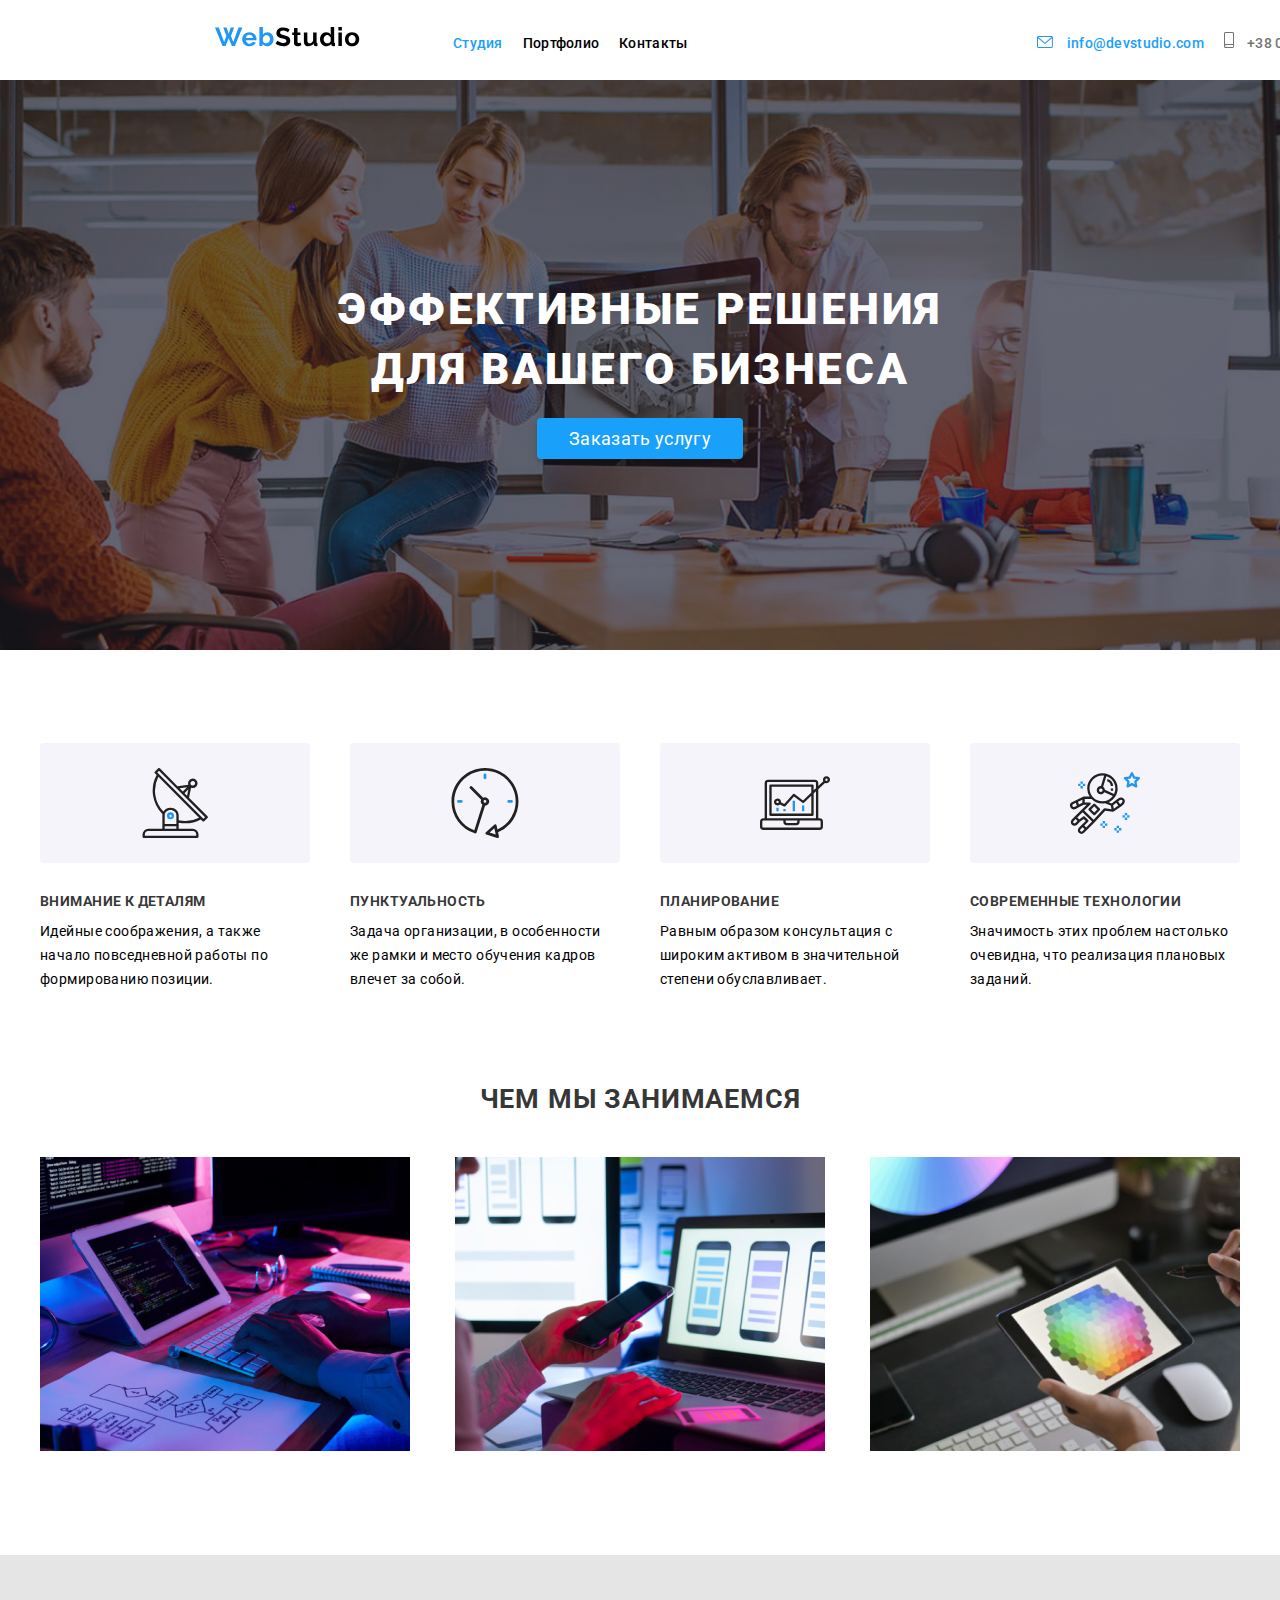
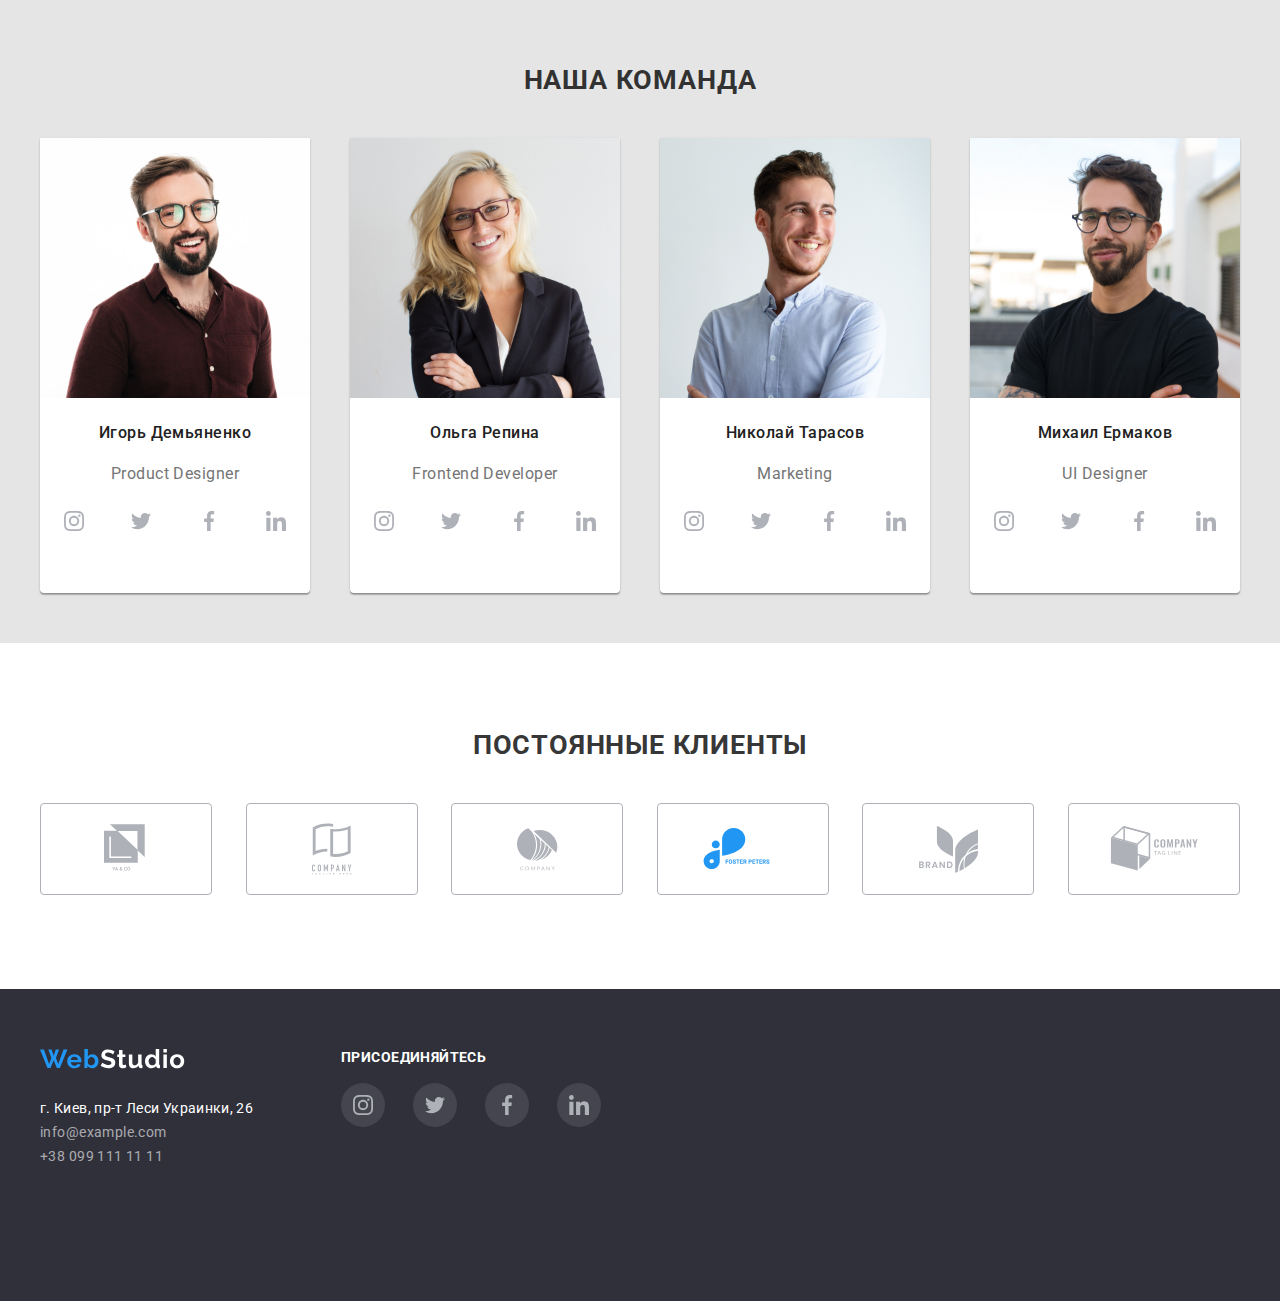
<file: index.html>
<!DOCTYPE html>
<html lang="en">
  <head>
    <meta charset="UTF-8" />
    <meta name="viewport" content="width=device-width, initial-scale=1.0" />
    <title>Document</title>
    <link
      href="https://fonts.googleapis.com/css2?family=Raleway:wght@700&family=Roboto:wght@400;500;700;900&display=swap"
      rel="stylesheet"
    />
    <link
      rel="stylesheet"
      href="https://cdnjs.cloudflare.com/ajax/libs/modern-normalize/1.0.0/modern-normalize.min.css"
      integrity="sha512-ISS7cAi1PEhQ8jnbJpJZMd29NlhNj4AWYyLOSp2CE/CsHxTCu+r+t0D2yoJudVrd0/8fTVPUVDzY5Tvli75u/g=="
      crossorigin="anonymous"
    />

    <link rel="stylesheet" href="./CSS/index.css" />
  </head>

  <body>
    <div class="content-header">
      <header class="page-header">
        <nav>
          <a href="./index.html" class="logo">
            <img src="./Images/WebStudio.svg" alt="" />
          </a>

          <div class="site-nav">
            <ul>
              <li>
                <a href="" class="current-link" style="text-decoration: none"
                  >Студия</a
                >
              </li>
              <li>
                <a
                  href="./portfolio.html"
                  class="link"
                  style="text-decoration: none"
                  >Портфолио</a
                >
              </li>
              <li>
                <a href="" class="link" style="text-decoration: none"
                  >Контакты</a
                >
              </li>
            </ul>
          </div>
          <div class="list">
            <ul>
              <li>
                <a
                  href="mailto:info@devstudio.com"
                  class="current-link"
                  style="text-decoration: none"
                >
                  <svg class="icon-mail">
                    <use xlink:href="./Images/icons/sprite.svg#icon-mail"></use>
                  </svg>
                  <span>info@devstudio.com</span></a
                >
              </li>
              <li>
                <a
                  href="tel:+"
                  class="link-telephone"
                  style="text-decoration: none"
                >
                  <svg class="icon-telephone">
                    <use
                      xlink:href="./Images/icons/sprite.svg#icon-telephone"
                    ></use>
                  </svg>

                  <span>+38 096 111 11 11</span></a
                >
              </li>
            </ul>
          </div>
        </nav>
      </header>
    </div>

    <section class="hero">
      <h1 class="hero-title">
        Эффективные решения<br />
        для вашего бизнеса
      </h1>
      <div class="button-wrap">
        <a href="" class="button-primary">Заказать услугу</a>
      </div>
    </section>

    <main>
      <div class="feature">
        <section class="feature-section">
          <ul class="feature-list">
            <li class="feature-item">
              <div class="feature-item-container">
                <svg class="icon">
                  <use
                    xlink:href="./Images/icons/sprite.svg#icon-satellite"
                  ></use>
                </svg>
              </div>
              <h3 class="title">Внимание к деталям</h3>
              <p class="text">
                Идейные соображения, а также начало повседневной работы по
                формированию позиции.
              </p>
            </li>

            <li class="feature-item">
              <div class="feature-item-container">
                <svg class="icon">
                  <use xlink:href="./Images/icons/sprite.svg#icon-clock"></use>
                </svg>
              </div>
              <h3 class="title">Пунктуальность</h3>
              <p class="text">
                Задача организации, в особенности же рамки и место обучения
                кадров влечет за собой.
              </p>
            </li>
            <li class="feature-item">
              <div class="feature-item-container">
                <svg class="icon">
                  <use
                    xlink:href="./Images/icons/sprite.svg#icon-computer"
                  ></use>
                </svg>
              </div>
              <h3 class="title">Планирование</h3>
              <p class="text">
                Равным образом консультация с широким активом в значительной
                степени обуславливает.
              </p>
            </li>
            <li class="feature-item">
              <div class="feature-item-container">
                <svg class="icon">
                  <use
                    xlink:href="./Images/icons/sprite.svg#icon-astronaut"
                  ></use>
                </svg>
              </div>
              <h3 class="title">Современные технологии</h3>
              <p class="text">
                Значимость этих проблем настолько очевидна, что реализация
                плановых заданий.
              </p>
            </li>
          </ul>
        </section>
      </div>

      <div class="whatwedo">
        <section>
          <h2 class="section-title">Чем мы занимаемся</h2>
          <div class="images">
            <ul>
              <li>
                <img src="./Images/typing.jpg" alt="typing" />
              </li>
              <li>
                <img src="./Images/telephone.jpg" alt="telephone" />
              </li>
              <li>
                <img src="./Images/hexagone.jpg" alt="hexagone" />
              </li>
            </ul>
          </div>
        </section>
      </div>
      <section>
        <div class="section-pros">
          <h2>Наша команда</h2>
          <ul class="pros">
            <li class="igor">
              <img
                src="./Images/ИгорьДемьяненко.jpg"
                alt="Игорь Демьяненко"
                width="270"
              />
              <h4>Игорь Демьяненко</h4>
              <p>Product Designer</p>
              <ul class="social-icon-list">
                <li class="social-icon-item">
                  <a class="social-icon-link" href="https://instagram.com/">
                    <svg class="icon-social">
                      <use
                        xlink:href="./Images/icons/sprite.svg#icon-instagram"
                      ></use>
                    </svg>
                  </a>
                </li>

                <li class="social-icon-item">
                  <a class="social-icon-link" href="https://twitter.com/">
                    <svg class="icon-social">
                      <use
                        xlink:href="./Images/icons/sprite.svg#icon-twitter"
                      ></use>
                    </svg>
                  </a>
                </li>

                <li class="social-icon-item">
                  <a class="social-icon-link" href="https://facebook.com/">
                    <svg class="icon-social">
                      <use
                        xlink:href="./Images/icons/sprite.svg#icon-facebook"
                      ></use>
                    </svg>
                  </a>
                </li>

                <li class="social-icon-item">
                  <a class="social-icon-link" href="https://linkedin.com/">
                    <svg class="icon-social">
                      <use
                        xlink:href="./Images/icons/sprite.svg#icon-linkedin"
                      ></use>
                    </svg>
                  </a>
                </li>
              </ul>
            </li>

            <li class="olga">
              <img
                src="./Images/ОльгаРепина.jpg"
                alt="Ольга Репина"
                width="270"
              />
              <h4>Ольга Репина</h4>
              <p>Frontend Developer</p>
              <ul class="social-icon-list">
                <li class="social-icon-item">
                  <a class="social-icon-link" href="https://instagram.com/">
                    <svg class="icon-social">
                      <use
                        xlink:href="./Images/icons/sprite.svg#icon-instagram"
                      ></use>
                    </svg>
                  </a>
                </li>

                <li class="social-icon-item">
                  <a class="social-icon-link" href="https://twitter.com/">
                    <svg class="icon-social">
                      <use
                        xlink:href="./Images/icons/sprite.svg#icon-twitter"
                      ></use>
                    </svg>
                  </a>
                </li>

                <li class="social-icon-item">
                  <a class="social-icon-link" href="https://facebook.com/">
                    <svg class="icon-social">
                      <use
                        xlink:href="./Images/icons/sprite.svg#icon-facebook"
                      ></use>
                    </svg>
                  </a>
                </li>

                <li class="social-icon-item">
                  <a class="social-icon-link" href="https://linkedin.com/">
                    <svg class="icon-social">
                      <use
                        xlink:href="./Images/icons/sprite.svg#icon-linkedin"
                      ></use>
                    </svg>
                  </a>
                </li>
              </ul>
            </li>

            <li class="nicolay">
              <img
                src="./Images/НиколайТарасов.jpg"
                alt="Николай Тарасов"
                width="270"
              />
              <h4>Николай Тарасов</h4>
              <p>Marketing</p>
              <ul class="social-icon-list">
                <li class="social-icon-item">
                  <a class="social-icon-link" href="https://instagram.com/">
                    <svg class="icon-social">
                      <use
                        xlink:href="./Images/icons/sprite.svg#icon-instagram"
                      ></use>
                    </svg>
                  </a>
                </li>

                <li class="social-icon-item">
                  <a class="social-icon-link" href="https://twitter.com/">
                    <svg class="icon-social">
                      <use
                        xlink:href="./Images/icons/sprite.svg#icon-twitter"
                      ></use>
                    </svg>
                  </a>
                </li>

                <li class="social-icon-item">
                  <a class="social-icon-link" href="https://facebook.com/">
                    <svg class="icon-social">
                      <use
                        xlink:href="./Images/icons/sprite.svg#icon-facebook"
                      ></use>
                    </svg>
                  </a>
                </li>

                <li class="social-icon-item">
                  <a class="social-icon-link" href="https://linkedin.com/">
                    <svg class="icon-social">
                      <use
                        xlink:href="./Images/icons/sprite.svg#icon-linkedin"
                      ></use>
                    </svg>
                  </a>
                </li>
              </ul>
            </li>

            <li class="mihail">
              <img
                src="./Images/МихаилЕрмаков.jpg"
                alt="Михаил Ермаков"
                width="270"
              />
              <h4>Михаил Ермаков</h4>
              <p>UI Designer</p>
              <ul class="social-icon-list">
                <li class="social-icon-item">
                  <a class="social-icon-link" href="https://instagram.com/">
                    <svg class="icon-social">
                      <use
                        xlink:href="./Images/icons/sprite.svg#icon-instagram"
                      ></use>
                    </svg>
                  </a>
                </li>

                <li class="social-icon-item">
                  <a class="social-icon-link" href="https://twitter.com/">
                    <svg class="icon-social">
                      <use
                        xlink:href="./Images/icons/sprite.svg#icon-twitter"
                      ></use>
                    </svg>
                  </a>
                </li>

                <li class="social-icon-item">
                  <a class="social-icon-link" href="https://facebook.com/">
                    <svg class="icon-social">
                      <use
                        xlink:href="./Images/icons/sprite.svg#icon-facebook"
                      ></use>
                    </svg>
                  </a>
                </li>

                <li class="social-icon-item">
                  <a class="social-icon-link" href="https://linkedin.com/">
                    <svg class="icon-social">
                      <use
                        xlink:href="./Images/icons/sprite.svg#icon-linkedin"
                      ></use>
                    </svg>
                  </a>
                </li>
              </ul>
            </li>
          </ul>
        </div>
      </section>
      <div class="customers">
        <section class="customers-section">
          <h2 class="customers-title">Постоянные клиенты</h2>
          <ul class="customers-list">
            <li class="customers-item">
              <a class="customers-link" href=""
                ><div class="customers-container">
                  <svg class="icon-customers">
                    <use
                      xlink:href="./Images/icons/sprite.svg#icon-logo1"
                    ></use>
                  </svg>
                </div>
              </a>
            </li>

            <li class="customers-item">
              <a class="customers-link" href="">
                <div class="customers-container">
                  <svg class="icon-customers2">
                    <use
                      xlink:href="./Images/icons/sprite.svg#icon-logo2"
                    ></use>
                  </svg>
                </div>
              </a>
            </li>

            <li class="customers-item">
              <a class="customers-link" href="">
                <div class="customers-container">
                  <svg class="icon-customers3">
                    <use
                      xlink:href="./Images/icons/sprite.svg#icon-logo3"
                    ></use>
                  </svg>
                </div>
              </a>
            </li>

            <li class="customers-item">
              <a class="customers-link" href="">
                <div class="customers-container">
                  <svg class="icon-customers4">
                    <use
                      xlink:href="./Images/icons/sprite.svg#icon-logo4"
                    ></use>
                  </svg>
                </div>
              </a>
            </li>

            <li class="customers-item">
              <a class="customers-link" href="">
                <div class="customers-container">
                  <svg class="icon-customers5">
                    <use
                      xlink:href="./Images/icons/sprite.svg#icon-logo5"
                    ></use>
                  </svg>
                </div>
              </a>
            </li>

            <li class="customers-item">
              <a class="customers-link" href="">
                <div class="customers-container">
                  <svg class="icon-customers6">
                    <use
                      xlink:href="./Images/icons/sprite.svg#icon-logo6"
                    ></use>
                  </svg>
                </div>
              </a>
            </li>
          </ul>
        </section>
      </div>
    </main>

    <div class="content-footer">
      <footer class="bottom">
        <div class="total-box">
          <div class="bottom-content">
            <a href="/">
              <img src="./Images/Logofooter.svg" alt="" />
            </a>
            <address class="address">г. Киев, пр-т Леси Украинки, 26</address>
            <a href="mailto:" class="info">info@example.com</a>
            <br />

            <a href="tel:+" class="info">+38 099 111 11 11</a>
          </div>

          <div class="footer-links">
            <h3 class="footer-links-title">присоединяйтесь</h3>
            <ul class="social-icon-list">
              <li class="social-icon-item">
                <a class="social-icon-link" href="https://instagram.com/">
                  <svg class="icon-social">
                    <use
                      xlink:href="./Images/icons/sprite.svg#icon-instagram"
                    ></use>
                  </svg>
                </a>
              </li>

              <li class="social-icon-item">
                <a class="social-icon-link" href="https://twitter.com/">
                  <svg class="icon-social">
                    <use
                      xlink:href="./Images/icons/sprite.svg#icon-twitter"
                    ></use>
                  </svg>
                </a>
              </li>

              <li class="social-icon-item">
                <a class="social-icon-link" href="https://facebook.com/">
                  <svg class="icon-social">
                    <use
                      xlink:href="./Images/icons/sprite.svg#icon-facebook"
                    ></use>
                  </svg>
                </a>
              </li>

              <li class="social-icon-item">
                <a class="social-icon-link" href="https://linkedin.com/">
                  <svg class="icon-social">
                    <use
                      xlink:href="./Images/icons/sprite.svg#icon-linkedin"
                    ></use>
                  </svg>
                </a>
              </li>
            </ul>
          </div>
        </div>
      </footer>
    </div>
  </body>
</html>
</file>
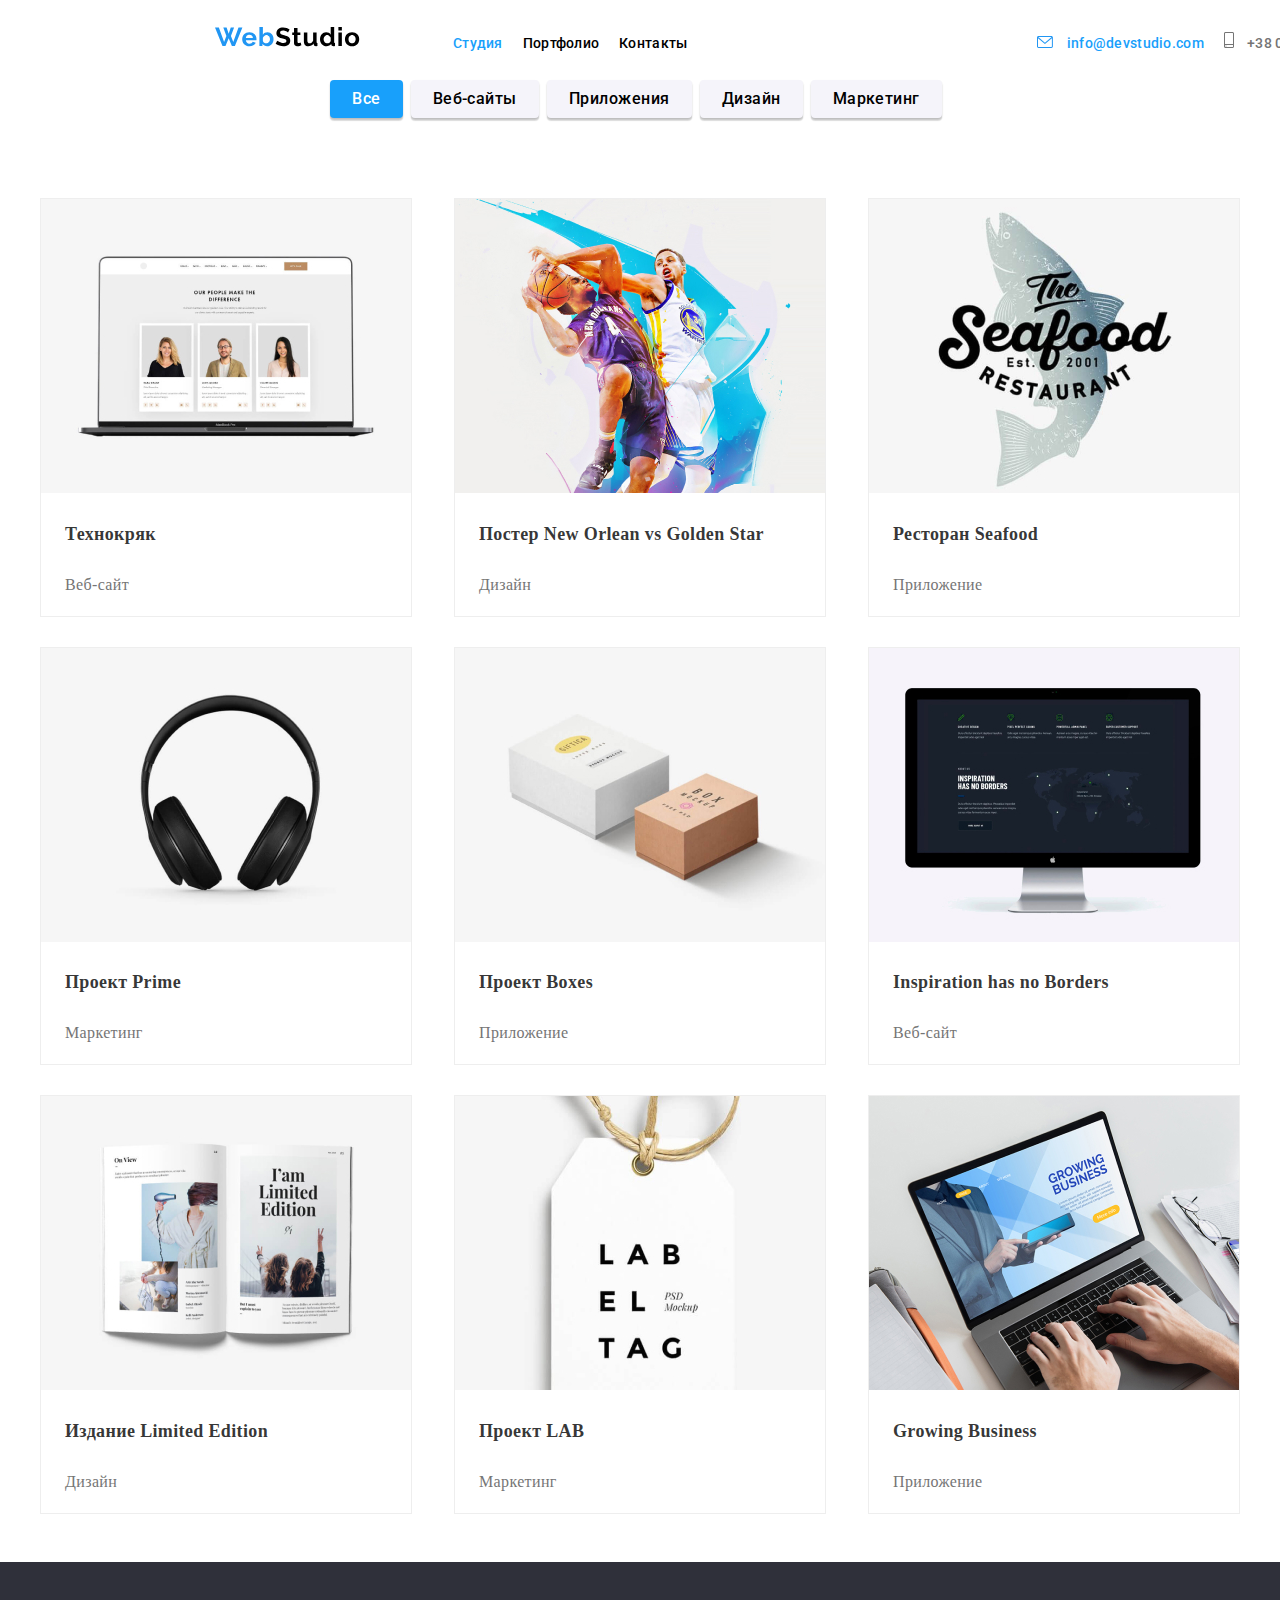
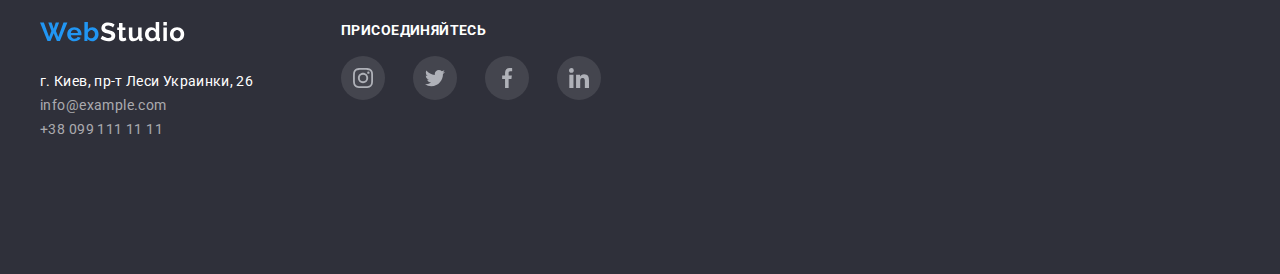
<file: portfolio.html>
<!DOCTYPE html>
<html lang="en">
  <head>
    <meta charset="UTF-8" />
    <meta name="viewport" content="width=device-width, initial-scale=1.0" />
    <title>Portfolio</title>
    <link
      href="https://fonts.googleapis.com/css2?family=Raleway:wght@700&family=Roboto:wght@400;500;700;900&display=swap"
      rel="stylesheet"
    />

    <link rel="stylesheet" href="./CSS/index.css" />
  </head>

  <body>
    <div class="content-header">
      <header class="page-header">
        <nav>
          <a href="./index.html" class="logo">
            <img src="./Images/WebStudio.svg" alt="" />
          </a>

          <div class="site-nav">
            <ul>
              <li>
                <a href="" class="current-link" style="text-decoration: none"
                  >Студия</a
                >
              </li>
              <li>
                <a
                  href="./portfolio.html"
                  class="link"
                  style="text-decoration: none"
                  >Портфолио</a
                >
              </li>
              <li>
                <a href="" class="link" style="text-decoration: none"
                  >Контакты</a
                >
              </li>
            </ul>
          </div>
          <div class="list">
            <ul>
              <li>
                <a
                  href="mailto:info@devstudio.com"
                  class="current-link"
                  style="text-decoration: none"
                >
                  <svg class="icon-mail">
                    <use xlink:href="./Images/icons/sprite.svg#icon-mail"></use>
                  </svg>
                  <span>info@devstudio.com</span></a
                >
              </li>
              <li>
                <a
                  href="tel:+"
                  class="link-telephone"
                  style="text-decoration: none"
                >
                  <svg class="icon-telephone">
                    <use
                      xlink:href="./Images/icons/sprite.svg#icon-telephone"
                    ></use>
                  </svg>

                  <span>+38 096 111 11 11</span></a
                >
              </li>
            </ul>
          </div>
        </nav>
      </header>
    </div>

    <main>
      <div class="portfolio-main">
        <div class="buttons">
          <a href="" class="button primary" style="text-decoration: none"
            >Все</a
          >
          <a href="" class="button secondary" style="text-decoration: none"
            >Веб-сайты</a
          >
          <a href="" class="button secondary" style="text-decoration: none"
            >Приложения</a
          >
          <a href="" class="button secondary" style="text-decoration: none"
            >Дизайн</a
          >
          <a href="" class="button secondary" style="text-decoration: none"
            >Маркетинг</a
          >
        </div>

        <ul>
          <li>
            <img src="./Images/computer.jpg" alt="" />
            <p class="name">Технокряк</p>
            <p class="category">Веб-сайт</p>
          </li>

          <li>
            <img src="./Images/basketball.jpg" alt="" />
            <p class="name">Постер New Orlean vs Golden Star</p>
            <p class="category">Дизайн</p>
          </li>

          <li>
            <img src="./Images/seafood.jpg" alt="" />
            <p class="name">Ресторан Seafood</p>
            <p class="category">Приложение</p>
          </li>

          <li>
            <img src="./Images/headphones.jpg" alt="" />
            <p class="name">Проект Prime</p>
            <p class="category">Маркетинг</p>
          </li>

          <li>
            <img src="./Images/boxes.jpg" alt="" />
            <p class="name">Проект Boxes</p>
            <p class="category">Приложение</p>
          </li>

          <li>
            <img src="./Images/inspiration.jpg" alt="" />
            <p class="name">Inspiration has no Borders</p>
            <p class="category">Веб-сайт</p>
          </li>

          <li>
            <img src="./Images/book.jpg" alt="" />
            <p class="name">Издание Limited Edition</p>
            <p class="category">Дизайн</p>
          </li>

          <li>
            <img src="./Images/tag.jpg" alt="" />
            <p class="name">Проект LAB</p>
            <p class="category">Маркетинг</p>
          </li>

          <li>
            <img src="./Images/growingbusiness.jpg" alt="" />
            <p class="name">Growing Business</p>
            <p class="category">Приложение</p>
          </li>
        </ul>
      </div>
    </main>

    <div class="content-footer">
      <footer class="bottom">
        <div class="total-box">
          <div class="bottom-content">
            <a href="/">
              <img src="./Images/Logofooter.svg" alt="" />
            </a>
            <address class="address">г. Киев, пр-т Леси Украинки, 26</address>
            <a href="mailto:" class="info">info@example.com</a>
            <br />

            <a href="tel:+" class="info">+38 099 111 11 11</a>
          </div>

          <div class="footer-links">
            <h3 class="footer-links-title">присоединяйтесь</h3>
            <ul class="social-icon-list">
              <li class="social-icon-item">
                <a class="social-icon-link" href="https://instagram.com/">
                  <svg class="icon-social">
                    <use
                      xlink:href="./Images/icons/sprite.svg#icon-instagram"
                    ></use>
                  </svg>
                </a>
              </li>

              <li class="social-icon-item">
                <a class="social-icon-link" href="https://twitter.com/">
                  <svg class="icon-social">
                    <use
                      xlink:href="./Images/icons/sprite.svg#icon-twitter"
                    ></use>
                  </svg>
                </a>
              </li>

              <li class="social-icon-item">
                <a class="social-icon-link" href="https://facebook.com/">
                  <svg class="icon-social">
                    <use
                      xlink:href="./Images/icons/sprite.svg#icon-facebook"
                    ></use>
                  </svg>
                </a>
              </li>

              <li class="social-icon-item">
                <a class="social-icon-link" href="https://linkedin.com/">
                  <svg class="icon-social">
                    <use
                      xlink:href="./Images/icons/sprite.svg#icon-linkedin"
                    ></use>
                  </svg>
                </a>
              </li>
            </ul>
          </div>
        </div>
      </footer>
    </div>
  </body>
</html>
</file>
<file: CSS/index.css>
:root {
  --primary-text-color: rgba(0, 0, 0, 0.8);
  --title-text-color: #000000;
  --primary-white-color: #ffffff;
  --primary-category-color: #757575;
  --accent-color: #18a0fb;
  --secondary-accent-color: #2196f3;
  --secondary-background-color: #f5f4fa;
}

body {
  background-color: #ffffff;
  color: var(--primary-text-color);
  font-family: Roboto;
  letter-spacing: 0.02em;
  font-size: 18px;
  line-height: 1.14;
  margin: 0px;
}

main {
  width: 100%;
  margin-bottom: 0;
}
nav {
  width: 100%;
}
.container.page-header.footer {
  display: flex;
  flex-direction: column;
  flex-wrap: wrap-reverse;
  margin-left: 215px;
  margin-right: 215px;
}

.content-header {
  width: 1600px;
  margin: 0 auto;
}

.page-header {
  margin-left: 215px;
  margin-right: 215px;
  display: flex;
  flex-direction: row;
  justify-content: flex-start;
  align-items: flex-start;
  text-decoration: none;
  text-align: center;
}

.icon-mail .icon-telephone {
  margin-right: 10px;
}

nav {
  display: inline-flex;
  height: 80px;
}

.site-nav {
  margin-top: 32px;
  margin-bottom: 32px;
}

.site-nav ul {
  flex-direction: row;
  list-style: none;
  display: inline-flex;
  justify-content: center;
  margin-right: 330px;
  margin-left: 93px;
  margin-top: -10px;
}
.site-nav ul a {
  margin-right: 20px;
}
.list {
  margin-top: 32px;
  margin-bottom: 32px;
}

.list ul {
  flex-direction: row;
  list-style: none;
  display: -webkit-inline-box;
  justify-content: flex-end;
  margin-top: -10px;
}
.list ul a {
  margin-right: 20px;
}
.logo {
  font-size: 26px;
  margin-top: 24px;
  margin-bottom: 25px;
}

.current-link {
  color: var(--accent-color);
  font-family: Roboto;
  font-style: normal;
  font-weight: 500;
  font-size: 14px;
  line-height: 16px;
  letter-spacing: 0.02em;
}

.link {
  color: var(--title-text-color);
  font-family: Roboto;
  font-style: normal;
  font-weight: 500;
  font-size: 14px;
  line-height: 16px;
  letter-spacing: 0.02em;
}

.link-telephone {
  color: var(--primary-category-color);
  font-family: Roboto;
  font-style: normal;
  font-weight: 500;
  font-size: 14px;
  line-height: 16px;
  letter-spacing: 0.02em;
}

.hero {
  background: #c4c4c4;
  background-image: linear-gradient(
      rgba(47, 48, 58, 0.4),
      rgba(47, 48, 58, 0.4)
    ),
    url(../Images/heroimg.jpg);

  padding-bottom: 200px;
  padding-top: 0;
  background-repeat: no-repeat;
  background-size: cover;
  background-position: center;
}

.hero-title {
  color: var(--primary-white-color);
  padding-top: 200px;
  font-weight: 900;
  font-size: 44px;
  line-height: 136%;
  text-align: center;
  letter-spacing: 0.06em;
  text-transform: uppercase;
  margin-top: 0;
}

.button-primary {
  color: var(--primary-white-color);
  background-color: var(--accent-color);
  border-color: var(--accent-color);
  text-align: center;

  box-shadow: 0px 4px 4px rgba(0, 0, 0, 0.15);
  border-radius: 4px;
  padding: 10px 32px 10px 32px;
  text-decoration: none;
}
.button-wrap {
  text-align: center;
}
.whatwedo {
  margin: auto;
  width: 1200px;
}
.whatwedo li {
  list-style: none;
}

.feature {
  width: 1200px;
  margin: auto;
}
.feature-list {
  display: flex;
  flex-direction: row;
  flex-wrap: nowrap;
  justify-content: space-between;
  list-style: none;
}
.feature-item {
  width: 270px;
}

.feature-item-container {
  height: 120px;
  width: 270px;
  background: var(--secondary-background-color);
  border-radius: 4px;
  justify-content: center;
  align-items: center;
}

.item {
  margin-left: 100px;
  margin-right: 100px;
  margin-top: 25px;
  margin-bottom: 25px;
}

.feature-list {
  margin-top: 93px;
  display: flex;
  text-align: left;
}

ul {
  padding-left: 0;
}
.title {
  font-weight: bold;
  font-size: 14px;
  line-height: 16px;
  letter-spacing: 0.03em;
  text-transform: uppercase;
  margin-bottom: 10px;
  margin-top: 30px;
}
.text {
  color: var(--title-text-color);

  line-height: 1.14;
  text-align: left;
  list-style: none;
  margin: auto;
  font-family: Roboto;
  font-style: normal;
  font-weight: normal;
  font-size: 14px;
  line-height: 24px;
  /* or 171% */
  letter-spacing: 0.03em;
}
.team {
  text-align: center;
}
.images ul {
  display: flex;
  flex-direction: row;
  flex-wrap: nowrap;
  justify-content: space-between;
  margin-bottom: 100px;
  margin-top: 50px;
}

.bottom-content {
  float: left;
  width: 231px;
}

.address {
  font-family: Roboto;
  font-style: normal;
  font-weight: normal;
  font-size: 14px;
  line-height: 24px;
  font-style: normal;
}
.info {
  color: var(--primary-category-color);
  font-family: Roboto;
  font-style: normal;
  font-weight: normal;
  font-size: 14px;
  line-height: 24px;
  /* or 171% */
  letter-spacing: 0.03em;
  text-decoration: none;

  color: rgba(255, 255, 255, 0.6);
}

.site-nav .link:hover {
  color: tomato;
}
.site-nav .link:focus {
  color: tomato;
}
h2 {
  font-weight: bold;
  text-align: center;
  line-height: 16px;
  letter-spacing: 0.03em;
  text-transform: uppercase;
  margin-bottom: 50px;
}
.section-team {
  display: flex;
  flex-direction: row;
  justify-content: flex-start;
}
.section-pros {
  padding-top: 94px;
  background-color: #e5e5e5;
}
.section-pros h2 {
  margin-bottom: 50px;
}

.section-pros li {
  margin: 0;
  margin-bottom: 50px;
}

.pros {
  display: flex;
  flex-direction: row;
  justify-content: space-between;
  width: 1200px;
  margin: auto;
  list-style: none;
}
.igor {
  background: #ffffff;
  /* material shadow v1 */
  box-shadow: 0px 1px 3px rgba(0, 0, 0, 0.12), 0px 1px 1px rgba(0, 0, 0, 0.14),
    0px 2px 1px rgba(0, 0, 0, 0.2);
  border-radius: 0px 0px 4px 4px;
}
.mihail {
  background: #ffffff;
  /* material shadow v1 */
  box-shadow: 0px 1px 3px rgba(0, 0, 0, 0.12), 0px 1px 1px rgba(0, 0, 0, 0.14),
    0px 2px 1px rgba(0, 0, 0, 0.2);
  border-radius: 0px 0px 4px 4px;
}
.olga {
  background: #ffffff;
  /* material shadow v1 */
  box-shadow: 0px 1px 3px rgba(0, 0, 0, 0.12), 0px 1px 1px rgba(0, 0, 0, 0.14),
    0px 2px 1px rgba(0, 0, 0, 0.2);
  border-radius: 0px 0px 4px 4px;
}
.nicolay {
  background: #ffffff;
  /* material shadow v1 */
  box-shadow: 0px 1px 3px rgba(0, 0, 0, 0.12), 0px 1px 1px rgba(0, 0, 0, 0.14),
    0px 2px 1px rgba(0, 0, 0, 0.2);
  border-radius: 0px 0px 4px 4px;
}

.section-pros ul p {
  width: 270px;
}
.section-pros ul h4 {
  width: 270px;
}
.social-icon-list {
  display: flex;
  flex-direction: row;
  justify-content: space-between;
  list-style: none;
  width: 270px;
}
.social-icon-list li {
  display: flex;
  justify-content: space-evenly;
}

.section-pros ul li {
  width: 270px;
}
h4 {
  font-weight: 500;
  font-size: 16px;
  line-height: 19px;
  /* identical to box height */

  text-align: center;
  letter-spacing: 0.03em;

  color: #212121;
}
.section-pros li p {
  font-family: Roboto;
  font-style: normal;
  font-weight: normal;
  font-size: 16px;
  line-height: 19px;
  /* identical to box height */

  text-align: center;
  letter-spacing: 0.03em;

  color: #757575;
}

.social-icon-list {
  list-style: none;
  display: flex;
}

.social-icon-item {
  margin-right: 10px;
}

.social-icon-link {
  display: flex;
  justify-content: center;
  align-items: center;
  width: 44px;
  height: 44px;
  background-color: var(--primary-white-color);
  border-radius: 50%;
}

.social-icon-link:hover,
.social-icon-link:focus {
  background-color: var(--secondary-accent-color);
}

.social-icon-link:hover .social-icon,
.social-icon-link:focus .social-icon {
  fill: var(--primary-white-color);
}

.social-icon {
  width: 20px;
  height: 20px;
  fill: var(--secondary-accent-color);
}

.customers-section {
  background-color: var(--primary-white-color);

  padding-bottom: 94px;
}

.customers-list {
  display: flex;
  margin: auto;
  width: 1200px;
  list-style: none;
  justify-content: space-between;
  flex-direction: row;
}

.customers-container {
  width: 170px;
  height: 90px;

  border-radius: 4px;
  border: 1px solid #afb1b8;

  justify-content: center;
  align-items: center;
}

.customers-container:hover,
.customers-container:focus {
  border: 1px solid var(--secondary-accent-color);
}

.customers-container:hover .customers-icon,
.customers-container:focus .customers-icon {
  fill: var(--secondary-accent-color);
}

.customers-icon {
  fill: #afb1b8;
  margin-top: 20px;
  margin-bottom: 20px;
  margin-left: 65px;
  margin-right: 65px;
}

.bottom img {
  margin-bottom: 20px;
}
.bottom address a {
  font-family: Roboto;
  font-style: normal;
  font-weight: normal;
  font-size: 14px;
  line-height: 24px;
  /* or 171% */

  letter-spacing: 0.03em;

  color: #ffffff;
}
.bottom a {
  font-family: Roboto;
  font-style: normal;
  font-weight: normal;
  font-size: 14px;
  line-height: 24px;
  /* or 171% */

  letter-spacing: 0.03em;

  color: rgba(255, 255, 255, 0.6);
}
.section-title {
  margin-top: 100px;
}

.content-footer {
  width: 100%;
}

footer {
  width: 100%;
  background-color: #2f303a;
  color: var(--primary-white-color);
  padding-top: 60px;
  height: 252px;
  flex-direction: column;
}

.bottom {
  width: 100%;
}

.total-box {
  width: 1200px;
  margin: 0 auto;
}

.footer-links {
  width: 500px;
  margin-left: 70px;
  display: inline-block;
}

.footer-links-title {
  color: var(--primary-white-color);
  margin: 0;
  font-family: Roboto;
  font-style: normal;
  font-weight: bold;
  font-size: 14px;
  line-height: 16px;
  letter-spacing: 0.03em;
  text-transform: uppercase;
}

.footer-links .social-icon-link:hover,
.footer-links .social-icon-link:focus {
  background-color: var(--secondary-accent-color);
}

.footer-links .social-icon-link {
  background: rgba(255, 255, 255, 0.1);
}

.footer-links .social-icon {
  fill: var(--primary-white-color);
}

.list a span {
  margin-left: 10px;
}
.icon {
  width: 70px;
  height: 70px;
  margin: 25px 100px;
}

.icon-mail {
  height: 12px;
  width: 16px;
}
.icon-telephone {
  height: 16px;
  width: 10px;
}

.icon-social {
  width: 20px;
  height: 20px;
}

.icon-customers {
  width: 45px;
  height: 50px;
  margin: 20px 63px;
}

.icon-customers2 {
  width: 40px;
  height: 52px;
  margin: 19px 65px;
}

.icon-customers3 {
  width: 41px;
  height: 43px;
  margin: 24px 65px;
}

.icon-customers4 {
  width: 80px;
  height: 42px;
  margin: 24px 45px;
}

.icon-customers5 {
  width: 59px;
  height: 47px;
  margin: 22px 56px;
}

.icon-customers6 {
  width: 89px;
  height: 45px;
  margin: 22px 41px;
}

.customers-title {
  margin-top: 94px;
  margin-bottom: 50px;
}

/*-----------------------------------------------------new css*/

.contact {
  color: var(--primary-category-color);
}

.button.primary {
  color: var(--primary-white-color);
  background-color: var(--accent-color);
  border-color: var(--accent-color);
  text-align: center;
  border-color: transparent;
}

.button.secondary {
  color: var(--title-text-color);
  background-color: #f5f4fa;
  border-color: #f5f4fa;
  text-align: center;
  border-color: transparent;
}

.button {
  text-align: center;
}

.name {
  font-family: Roboto sans-serif;
  font-weight: bold;
  font-size: 18px;
  line-height: 2;
  color: var(--primary-name-color);
}

.category {
  font-family: Roboto sans-serif;
  font-weight: 400;
  font-size: 16px;
  line-height: 1.88;
  color: var(--primary-category-color);
}
.site-nav .link:hover {
  color: var(--accent-color);
}

.site-nav .link:focus {
  color: var(--accent-color);
}

.buttons {
  display: flex;
  justify-content: center;
  margin-bottom: 80px;
}
ul {
  padding-left: 0px;
}
.buttons a {
  font-family: Roboto;
  font-style: normal;
  font-weight: 500;
  font-size: 16px;
  line-height: 26px;
  /* identical to box height, or 162% */

  text-align: center;
  letter-spacing: 0.03em;

  color: #212121;
  background: #f5f4fa;
  padding: 6px 22px 6px 22px;
  margin-right: 8px;
  box-shadow: 0px 3px 1px rgba(0, 0, 0, 0.1), 0px 1px 2px rgba(0, 0, 0, 0.08),
    0px 2px 2px rgba(0, 0, 0, 0.12);
  border-radius: 4px;
}
.portfolio-main {
  width: 1200px;
  margin: auto;
}
.portfolio-main ul {
  display: flex;
  flex-wrap: wrap;
  justify-content: space-between;
}
.portfolio-main ul li {
  list-style: none;
  background: #ffffff;
  border: 1px solid #eeeeee;
  box-sizing: border-box;
  margin-bottom: 30px;
}

.portfolio-main ul li:hover,
.portfolio-main ul li:focus {
  box-shadow: 0px 1px 1px rgba(0, 0, 0, 0.12), 0px 4px 4px rgba(0, 0, 0, 0.06),
    1px 4px 6px rgba(0, 0, 0, 0.16);
}

.portfolio-main ul li p {
  margin-left: 24px;
}
.portfolio-bottom-content {
  float: left;
  width: 231px;
}
.portfolio-bottom {
  width: auto;
}
</file>
